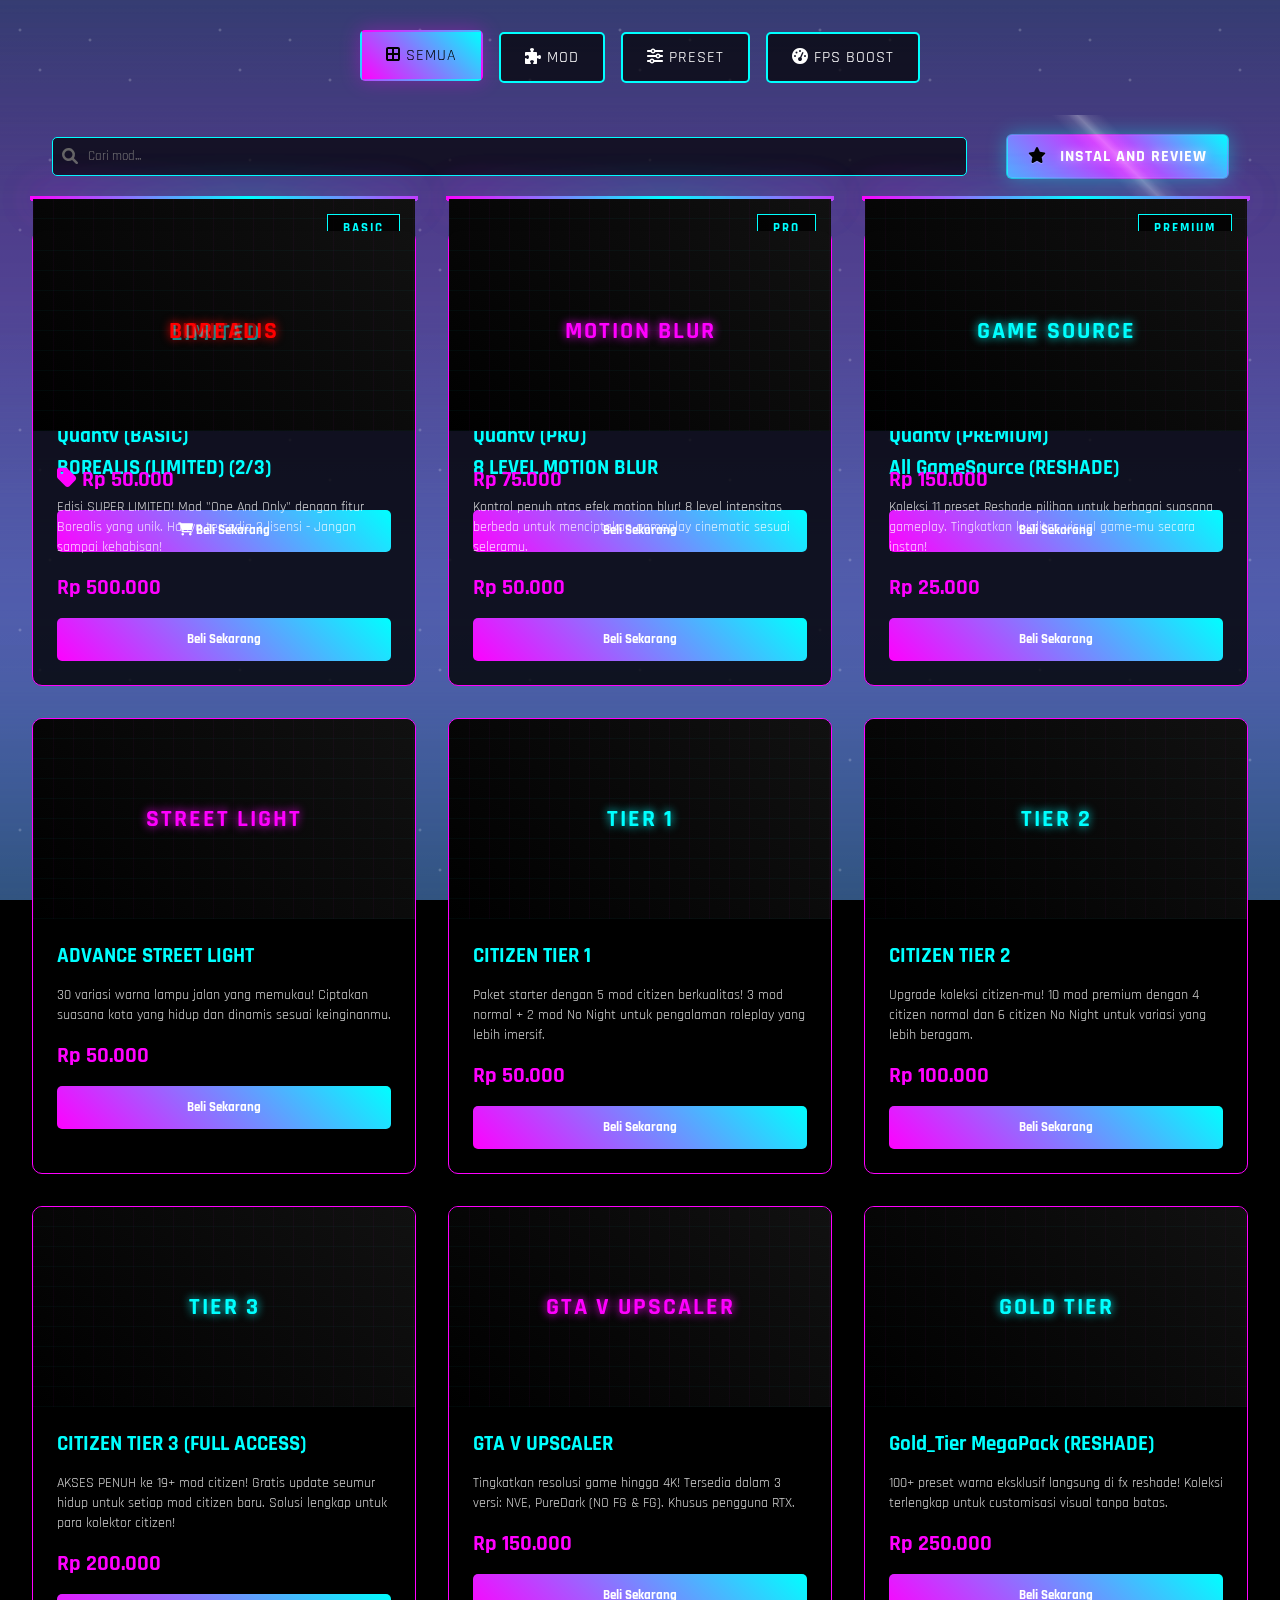
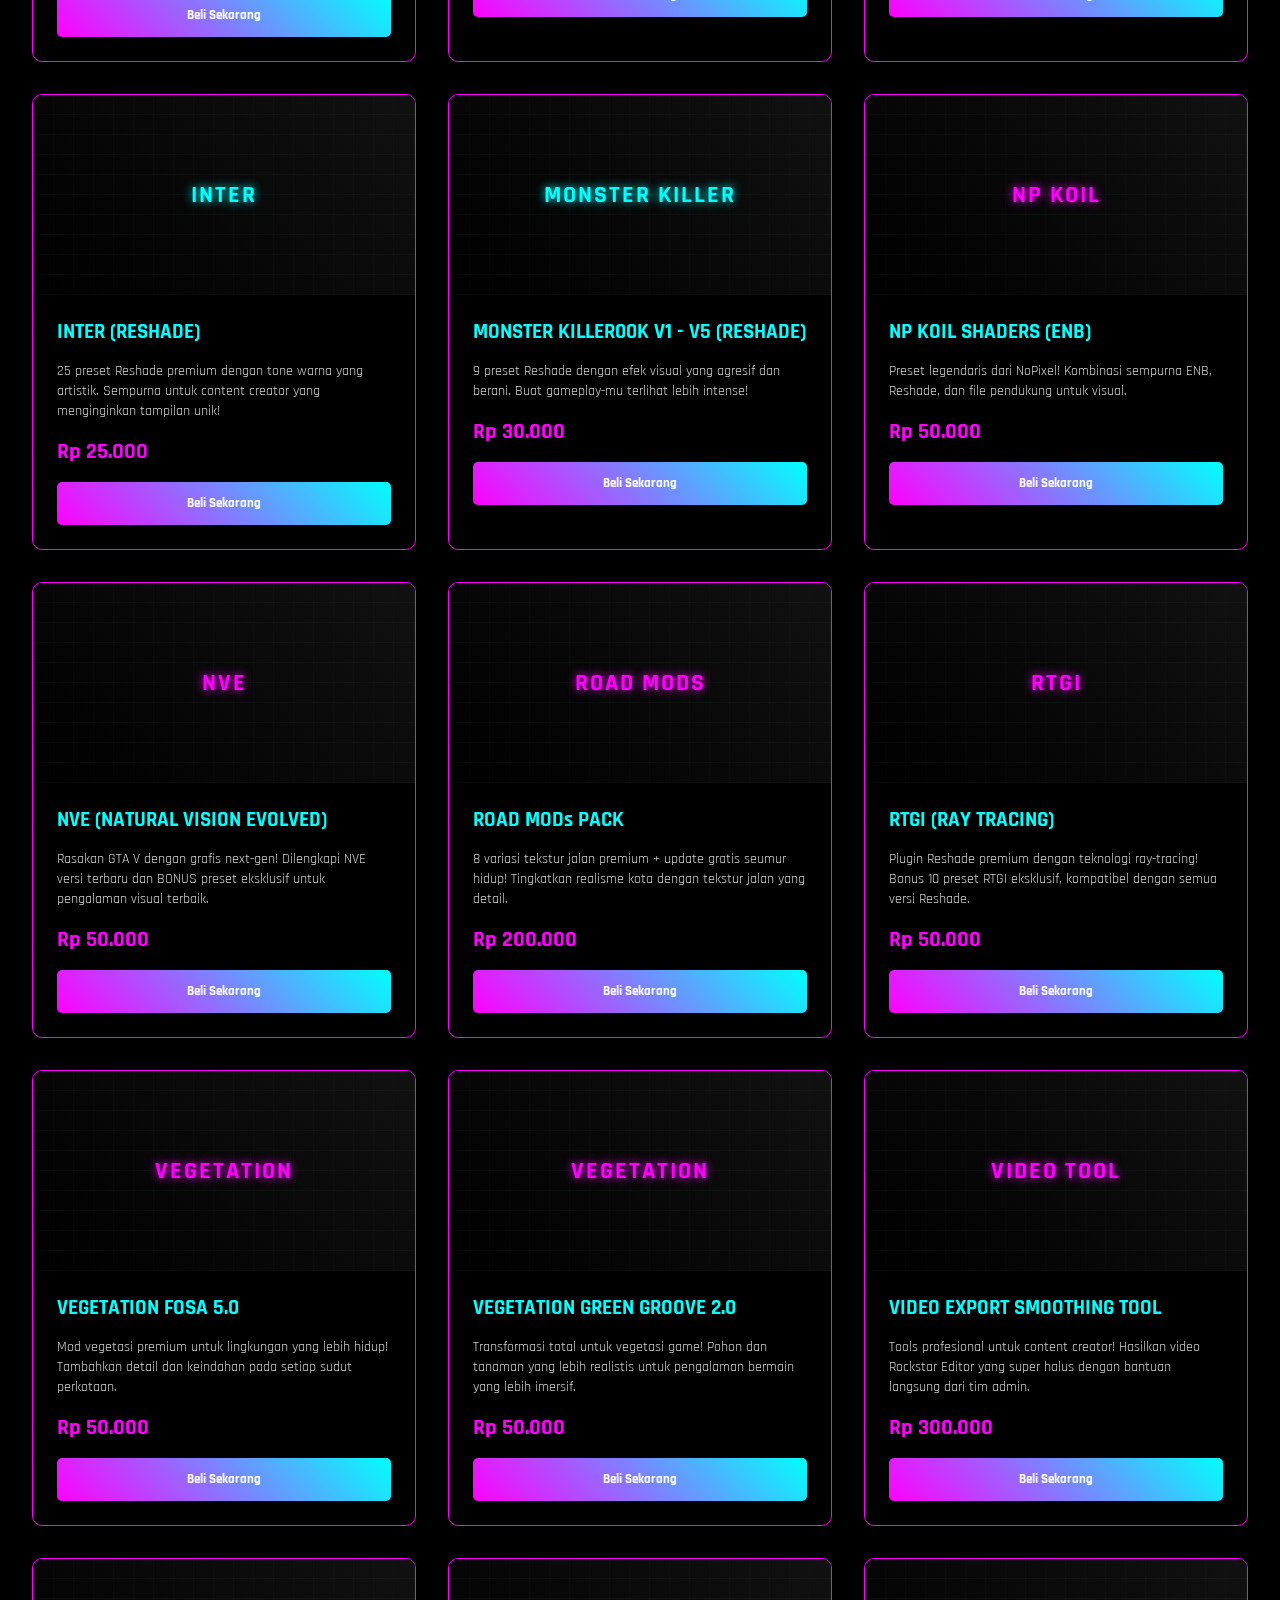
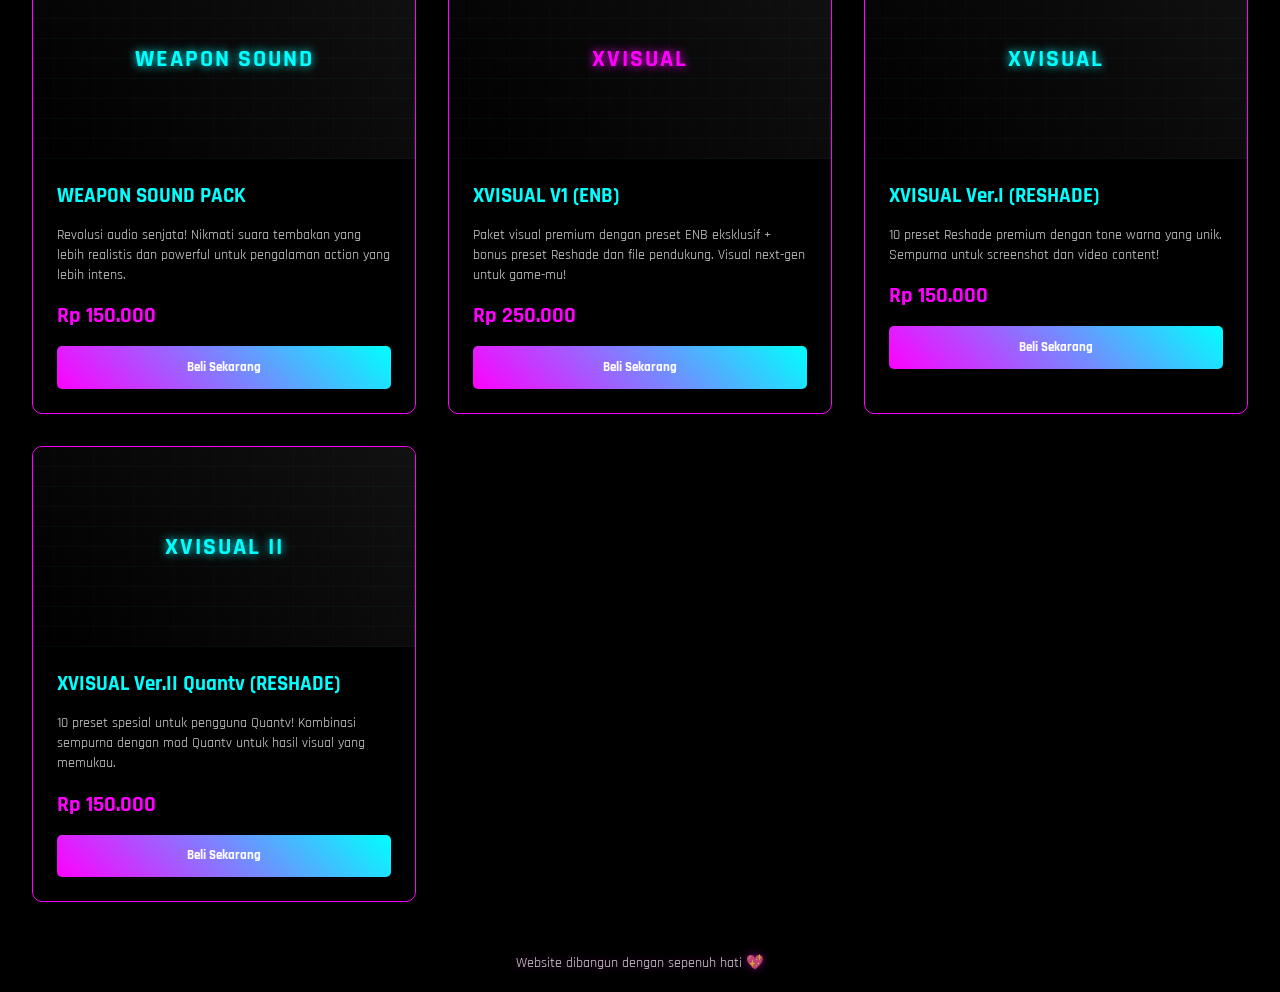
<file: index.html>
<!DOCTYPE html>
<html lang="id">
<head>
    <meta charset="UTF-8">
    <title id="typewriter-title">XVISUAL ROLEPLAY - BERANDA</title>
    <link rel="icon" type="image/png" href="icon/1.png">
    <link rel="shortcut icon" type="image/png" href="icon/1.png">
    <link rel="icon" type="image/png" sizes="32x32" href="icon/1.png">
    <link rel="icon" type="image/png" sizes="16x16" href="icon/1.png">
    <link rel="stylesheet" href="style.css">
    <link href="https://fonts.googleapis.com/css2?family=Rajdhani:wght@400;500;600;700&display=swap" rel="stylesheet">
    <link rel="stylesheet" href="https://cdnjs.cloudflare.com/ajax/libs/font-awesome/6.0.0/css/all.min.css">
    <script>
        document.addEventListener('DOMContentLoaded', function() {
            const title = "XVISUAL ROLEPLAY - BERANDA";
            let i = 0;
            const speed = 100; // Kecepatan mengetik (ms)
            
            function typeWriter() {
                if (i < title.length) {
                    document.title = title.substring(0, i + 1) + "_";
                    i++;
                    setTimeout(typeWriter, speed);
                } else {
                    document.title = title; // Hapus underscore di akhir
                    // Mulai ulang animasi setelah jeda
                    setTimeout(() => {
                        i = 0;
                        typeWriter();
                    }, 2000);
                }
            }
            
            typeWriter();
        });
    </script>
</head>
<body>
    <div class="aurora-container">
        <div class="aurora"></div>
        <div class="aurora"></div>
        <div class="aurora"></div>
    </div>
    <div class="stars"></div>
    <div class="container">
        <div class="category-tabs">
            <button class="tab-btn active" data-category="all"><i class="fas fa-border-all"></i> Semua</button>
            <button class="tab-btn" data-category="mod"><i class="fas fa-puzzle-piece"></i> Mod</button>
            <button class="tab-btn" data-category="preset"><i class="fas fa-sliders-h"></i> Preset</button>
            <button class="tab-btn" data-category="fps"><i class="fas fa-tachometer-alt"></i> FPS Boost</button>
        </div>

        <div class="search-container">
            <div class="search-box">
                <i class="fas fa-search search-icon"></i>
                <input type="text" id="searchInput" placeholder="Cari mod..." onkeyup="searchProducts()">
            </div>
            <a href="review.html" class="review-btn">
                <div class="tooltip">Cara Instal dan Review disini!</div>
                <i class="fas fa-star"></i>
                <span class="review-text">INSTAL AND REVIEW</span>
                <div class="corner corner-tl"></div>
                <div class="corner corner-tr"></div>
                <div class="corner corner-bl"></div>
                <div class="corner corner-br"></div>
            </a>
        </div>
        <div class="products-container" id="productsContainer">
            <div class="product-card" data-category="ENB" data-special="true">
                <div class="card-inner">
                    <!-- Front Side -->
                    <div class="card-front">
                        <div class="special-badge">BASIC</div>
                        <div class="product-image-placeholder">
                            <div class="cyber-pattern"></div>
                            <div class="product-type">QUANTV BASIC</div>
                        </div>
                        <div class="product-info">
                            <h3>Quantv (BASIC)</h3>
                            <p class="price"><i class="fas fa-tag"></i> Rp 50.000</p>
                            <button class="buy-btn"><i class="fas fa-shopping-cart"></i> Beli Sekarang</button>
                        </div>
                    </div>
                    
                    <!-- Back Side -->
                    <div class="card-back">
                        <h3>BASIC Package</h3>
                        <ul class="special-features">
                            <li><i class="fas fa-check-circle"></i> Mendapatkan Quantv versi terbaru</li>
                            <li><i class="fas fa-gift"></i> BONUS EKSKLUSIF: Sudah Include 1 Preset Quantv untuk pengalaman visual yang memukau</li>
                        </ul>
                        <button class="buy-btn">Beli Sekarang</button>
                    </div>
                </div>
            </div>

            <div class="product-card" data-category="ENB" data-special="true">
                <div class="card-inner">
                    <!-- Front Side -->
                    <div class="card-front">
                        <div class="special-badge">PRO</div>
                        <div class="product-image-placeholder">
                            <div class="cyber-pattern"></div>
                            <div class="product-type">QUANTV PRO</div>
                        </div>
                        <div class="product-info">
                            <h3>Quantv (PRO)</h3>
                            <p class="price">Rp 75.000</p>
                            <button class="buy-btn">Beli Sekarang</button>
                        </div>
                    </div>
                    
                    <!-- Back Side -->
                    <div class="card-back">
                        <h3>PRO Package</h3>
                        <ul class="special-features">
                            <li>UPDATE GRATIS : Versi dan fitur terbaru secara gratis selama 30 hari</li>
                            <li>Semua fitur dari paket BASIC</li>
                            <div class="included-basic">
                                <li>• Quantv versi terbaru</li>
                                <li>• BONUS: 1 Preset Quantv eksklusif</li>
                            </div>
                        </ul>
                        <button class="buy-btn">Beli Sekarang</button>
                    </div>
                </div>
            </div>

            <div class="product-card" data-category="ENB" data-special="true">
                <div class="card-inner">
                    <!-- Front Side -->
                    <div class="card-front">
                        <div class="special-badge">PREMIUM</div>
                        <div class="product-image-placeholder">
                            <div class="cyber-pattern"></div>
                            <div class="product-type">QUANTV PREMIUM</div>
                        </div>
                        <div class="product-info">
                            <h3>Quantv (PREMIUM)</h3>
                            <p class="price">Rp 150.000</p>
                            <button class="buy-btn">Beli Sekarang</button>
                        </div>
                    </div>
                    
                    <!-- Back Side -->
                    <div class="card-back">
                        <h3>PREMIUM Package</h3>
                        <ul class="special-features">
                            <li>BONUS SPESIAL: Presets Pack Xvisual Ver I (Isi 10 Preset warna eksklusif)</li>
                            <li>Semua fitur dari paket PRO</li>
                            <div class="included-pro">
                                <li>• Update GRATIS 30 hari</li>
                                <li>• Quantv versi terbaru</li>
                                <li>• Preset Quantv eksklusif</li>
                            </div>
                            <li class="savings">HEMAT 75K! Penawaran Terbaik!</li>
                        </ul>
                        <button class="buy-btn">Beli Sekarang</button>
                    </div>
                </div>
            </div>

            <div class="product-card" data-category="LIMITED">
                <div class="product-image-placeholder">
                    <div class="cyber-pattern"></div>
                    <div class="product-type">BOREALIS</div>
                </div>
                <div class="product-info">
                    <h3>BOREALIS (LIMITED) (2/3)</h3>
                    <p class="description">Edisi SUPER LIMITED! Mod "One And Only" dengan fitur Borealis yang unik. Hanya tersedia 3 lisensi - Jangan sampai kehabisan!</p>
                    <p class="price">Rp 500.000</p>
                    <button class="buy-btn">Beli Sekarang</button>
                </div>
            </div>

            <div class="product-card" data-category="ENB">
                <div class="product-image-placeholder">
                    <div class="cyber-pattern"></div>
                    <div class="product-type">MOTION BLUR</div>
                </div>
                <div class="product-info">
                    <h3>8 LEVEL MOTION BLUR</h3>
                    <p class="description">Kontrol penuh atas efek motion blur! 8 level intensitas berbeda untuk menciptakan gameplay cinematic sesuai seleramu.</p>
                    <p class="price">Rp 50.000</p>
                    <button class="buy-btn">Beli Sekarang</button>
                </div>
            </div>

            <div class="product-card" data-category="RESHADE">
                <div class="product-image-placeholder">
                    <div class="cyber-pattern"></div>
                    <div class="product-type">GAME SOURCE</div>
                </div>
                <div class="product-info">
                    <h3>All GameSource (RESHADE)</h3>
                    <p class="description">Koleksi 11 preset Reshade pilihan untuk berbagai suasana gameplay. Tingkatkan kualitas visual game-mu secara instan!</p>
                    <p class="price">Rp 25.000</p>
                    <button class="buy-btn">Beli Sekarang</button>
                </div>
            </div>

            <div class="product-card" data-category="ENB">
                <div class="product-image-placeholder">
                    <div class="cyber-pattern"></div>
                    <div class="product-type">STREET LIGHT</div>
                </div>
                <div class="product-info">
                    <h3>ADVANCE STREET LIGHT</h3>
                    <p class="description">30 variasi warna lampu jalan yang memukau! Ciptakan suasana kota yang hidup dan dinamis sesuai keinginanmu.</p>
                    <p class="price">Rp 50.000</p>
                    <button class="buy-btn">Beli Sekarang</button>
                </div>
            </div>

            <div class="product-card" data-category="CITIZEN">
                <div class="product-image-placeholder">
                    <div class="cyber-pattern"></div>
                    <div class="product-type">TIER 1</div>
                </div>
                <div class="product-info">
                    <h3>CITIZEN TIER 1</h3>
                    <p class="description">Paket starter dengan 5 mod citizen berkualitas! 3 mod normal + 2 mod No Night untuk pengalaman roleplay yang lebih imersif.</p>
                    <p class="price">Rp 50.000</p>
                    <button class="buy-btn">Beli Sekarang</button>
                </div>
            </div>

            <div class="product-card" data-category="CITIZEN">
                <div class="product-image-placeholder">
                    <div class="cyber-pattern"></div>
                    <div class="product-type">TIER 2</div>
                </div>
                <div class="product-info">
                    <h3>CITIZEN TIER 2</h3>
                    <p class="description">Upgrade koleksi citizen-mu! 10 mod premium dengan 4 citizen normal dan 6 citizen No Night untuk variasi yang lebih beragam.</p>
                    <p class="price">Rp 100.000</p>
                    <button class="buy-btn">Beli Sekarang</button>
                </div>
            </div>

            <div class="product-card" data-category="CITIZEN">
                <div class="product-image-placeholder">
                    <div class="cyber-pattern"></div>
                    <div class="product-type">TIER 3</div>
                </div>
                <div class="product-info">
                    <h3>CITIZEN TIER 3 (FULL ACCESS)</h3>
                    <p class="description">AKSES PENUH ke 19+ mod citizen! Gratis update seumur hidup untuk setiap mod citizen baru. Solusi lengkap untuk para kolektor citizen!</p>
                    <p class="price">Rp 200.000</p>
                    <button class="buy-btn">Beli Sekarang</button>
                </div>
            </div>

            <div class="product-card" data-category="ENB">
                <div class="product-image-placeholder">
                    <div class="cyber-pattern"></div>
                    <div class="product-type">GTA V UPSCALER</div>
                </div>
                <div class="product-info">
                    <h3>GTA V UPSCALER</h3>
                    <p class="description">Tingkatkan resolusi game hingga 4K! Tersedia dalam 3 versi: NVE, PureDark (NO FG & FG). Khusus pengguna RTX.</p>
                    <p class="price">Rp 150.000</p>
                    <button class="buy-btn">Beli Sekarang</button>
                </div>
            </div>

            <div class="product-card" data-category="RESHADE">
                <div class="product-image-placeholder">
                    <div class="cyber-pattern"></div>
                    <div class="product-type">GOLD TIER</div>
                </div>
                <div class="product-info">
                    <h3>Gold_Tier MegaPack (RESHADE)</h3>
                    <p class="description">100+ preset warna eksklusif langsung di fx reshade! Koleksi terlengkap untuk customisasi visual tanpa batas.</p>
                    <p class="price">Rp 250.000</p>
                    <button class="buy-btn">Beli Sekarang</button>
                </div>
            </div>

            <div class="product-card" data-category="RESHADE">
                <div class="product-image-placeholder">
                    <div class="cyber-pattern"></div>
                    <div class="product-type">INTER</div>
                </div>
                <div class="product-info">
                    <h3>INTER (RESHADE)</h3>
                    <p class="description">25 preset Reshade premium dengan tone warna yang artistik. Sempurna untuk content creator yang menginginkan tampilan unik!</p>
                    <p class="price">Rp 25.000</p>
                    <button class="buy-btn">Beli Sekarang</button>
                </div>
            </div>

            <div class="product-card" data-category="RESHADE">
                <div class="product-image-placeholder">
                    <div class="cyber-pattern"></div>
                    <div class="product-type">MONSTER KILLER</div>
                </div>
                <div class="product-info">
                    <h3>MONSTER KILLER00K V1 - V5 (RESHADE)</h3>
                    <p class="description">9 preset Reshade dengan efek visual yang agresif dan berani. Buat gameplay-mu terlihat lebih intense!</p>
                    <p class="price">Rp 30.000</p>
                    <button class="buy-btn">Beli Sekarang</button>
                </div>
            </div>

            <div class="product-card" data-category="ENB">
                <div class="product-image-placeholder">
                    <div class="cyber-pattern"></div>
                    <div class="product-type">NP KOIL</div>
                </div>
                <div class="product-info">
                    <h3>NP KOIL SHADERS (ENB)</h3>
                    <p class="description">Preset legendaris dari NoPixel! Kombinasi sempurna ENB, Reshade, dan file pendukung untuk visual.</p>
                    <p class="price">Rp 50.000</p>
                    <button class="buy-btn">Beli Sekarang</button>
                </div>
            </div>

            <div class="product-card" data-category="ENB">
                <div class="product-image-placeholder">
                    <div class="cyber-pattern"></div>
                    <div class="product-type">NVE</div>
                </div>
                <div class="product-info">
                    <h3>NVE (NATURAL VISION EVOLVED)</h3>
                    <p class="description">Rasakan GTA V dengan grafis next-gen! Dilengkapi NVE versi terbaru dan BONUS preset eksklusif untuk pengalaman visual terbaik.</p>
                    <p class="price">Rp 50.000</p>
                    <button class="buy-btn">Beli Sekarang</button>
                </div>
            </div>

            <div class="product-card" data-category="ENB">
                <div class="product-image-placeholder">
                    <div class="cyber-pattern"></div>
                    <div class="product-type">ROAD MODS</div>
                </div>
                <div class="product-info">
                    <h3>ROAD MODs PACK</h3>
                    <p class="description">8 variasi tekstur jalan premium + update gratis seumur hidup! Tingkatkan realisme kota dengan tekstur jalan yang detail.</p>
                    <p class="price">Rp 200.000</p>
                    <button class="buy-btn">Beli Sekarang</button>
                </div>
            </div>

            <div class="product-card" data-category="ENB">
                <div class="product-image-placeholder">
                    <div class="cyber-pattern"></div>
                    <div class="product-type">RTGI</div>
                </div>
                <div class="product-info">
                    <h3>RTGI (RAY TRACING)</h3>
                    <p class="description">Plugin Reshade premium dengan teknologi ray-tracing! Bonus 10 preset RTGI eksklusif, kompatibel dengan semua versi Reshade.</p>
                    <p class="price">Rp 50.000</p>
                    <button class="buy-btn">Beli Sekarang</button>
                </div>
            </div>

            <div class="product-card" data-category="ENB">
                <div class="product-image-placeholder">
                    <div class="cyber-pattern"></div>
                    <div class="product-type">VEGETATION</div>
                </div>
                <div class="product-info">
                    <h3>VEGETATION FOSA 5.0</h3>
                    <p class="description">Mod vegetasi premium untuk lingkungan yang lebih hidup! Tambahkan detail dan keindahan pada setiap sudut perkotaan.</p>
                    <p class="price">Rp 50.000</p>
                    <button class="buy-btn">Beli Sekarang</button>
                </div>
            </div>

            <div class="product-card" data-category="ENB">
                <div class="product-image-placeholder">
                    <div class="cyber-pattern"></div>
                    <div class="product-type">VEGETATION</div>
                </div>
                <div class="product-info">
                    <h3>VEGETATION GREEN GROOVE 2.0</h3>
                    <p class="description">Transformasi total untuk vegetasi game! Pohon dan tanaman yang lebih realistis untuk pengalaman bermain yang lebih imersif.</p>
                    <p class="price">Rp 50.000</p>
                    <button class="buy-btn">Beli Sekarang</button>
                </div>
            </div>

            <div class="product-card" data-category="ENB">
                <div class="product-image-placeholder">
                    <div class="cyber-pattern"></div>
                    <div class="product-type">VIDEO TOOL</div>
                </div>
                <div class="product-info">
                    <h3>VIDEO EXPORT SMOOTHING TOOL</h3>
                    <p class="description">Tools profesional untuk content creator! Hasilkan video Rockstar Editor yang super halus dengan bantuan langsung dari tim admin.</p>
                    <p class="price">Rp 300.000</p>
                    <button class="buy-btn">Beli Sekarang</button>
                </div>
            </div>

            <div class="product-card" data-category="SOUND">
                <div class="product-image-placeholder">
                    <div class="cyber-pattern"></div>
                    <div class="product-type">WEAPON SOUND</div>
                </div>
                <div class="product-info">
                    <h3>WEAPON SOUND PACK</h3>
                    <p class="description">Revolusi audio senjata! Nikmati suara tembakan yang lebih realistis dan powerful untuk pengalaman action yang lebih intens.</p>
                    <p class="price">Rp 150.000</p>
                    <button class="buy-btn">Beli Sekarang</button>
                </div>
            </div>

            <div class="product-card" data-category="ENB">
                <div class="product-image-placeholder">
                    <div class="cyber-pattern"></div>
                    <div class="product-type">XVISUAL</div>
                </div>
                <div class="product-info">
                    <h3>XVISUAL V1 (ENB)</h3>
                    <p class="description">Paket visual premium dengan preset ENB eksklusif + bonus preset Reshade dan file pendukung. Visual next-gen untuk game-mu!</p>
                    <p class="price">Rp 250.000</p>
                    <button class="buy-btn">Beli Sekarang</button>
                </div>
            </div>

            <div class="product-card" data-category="RESHADE">
                <div class="product-image-placeholder">
                    <div class="cyber-pattern"></div>
                    <div class="product-type">XVISUAL</div>
                </div>
                <div class="product-info">
                    <h3>XVISUAL Ver.I (RESHADE)</h3>
                    <p class="description">10 preset Reshade premium dengan tone warna yang unik. Sempurna untuk screenshot dan video content!</p>
                    <p class="price">Rp 150.000</p>
                    <button class="buy-btn">Beli Sekarang</button>
                </div>
            </div>

            <div class="product-card" data-category="RESHADE">
                <div class="product-image-placeholder">
                    <div class="cyber-pattern"></div>
                    <div class="product-type">XVISUAL II</div>
                </div>
                <div class="product-info">
                    <h3>XVISUAL Ver.II Quantv (RESHADE)</h3>
                    <p class="description">10 preset spesial untuk pengguna Quantv! Kombinasi sempurna dengan mod Quantv untuk hasil visual yang memukau.</p>
                    <p class="price">Rp 150.000</p>
                    <button class="buy-btn">Beli Sekarang</button>
                </div>
            </div>
        </div>
    </div>
    
    <div class="footer">
        Website dibangun dengan sepenuh hati <span class="heart">💖</span>
    </div>
    
    <script src="script.js"></script>
</body>
</html>
</file>
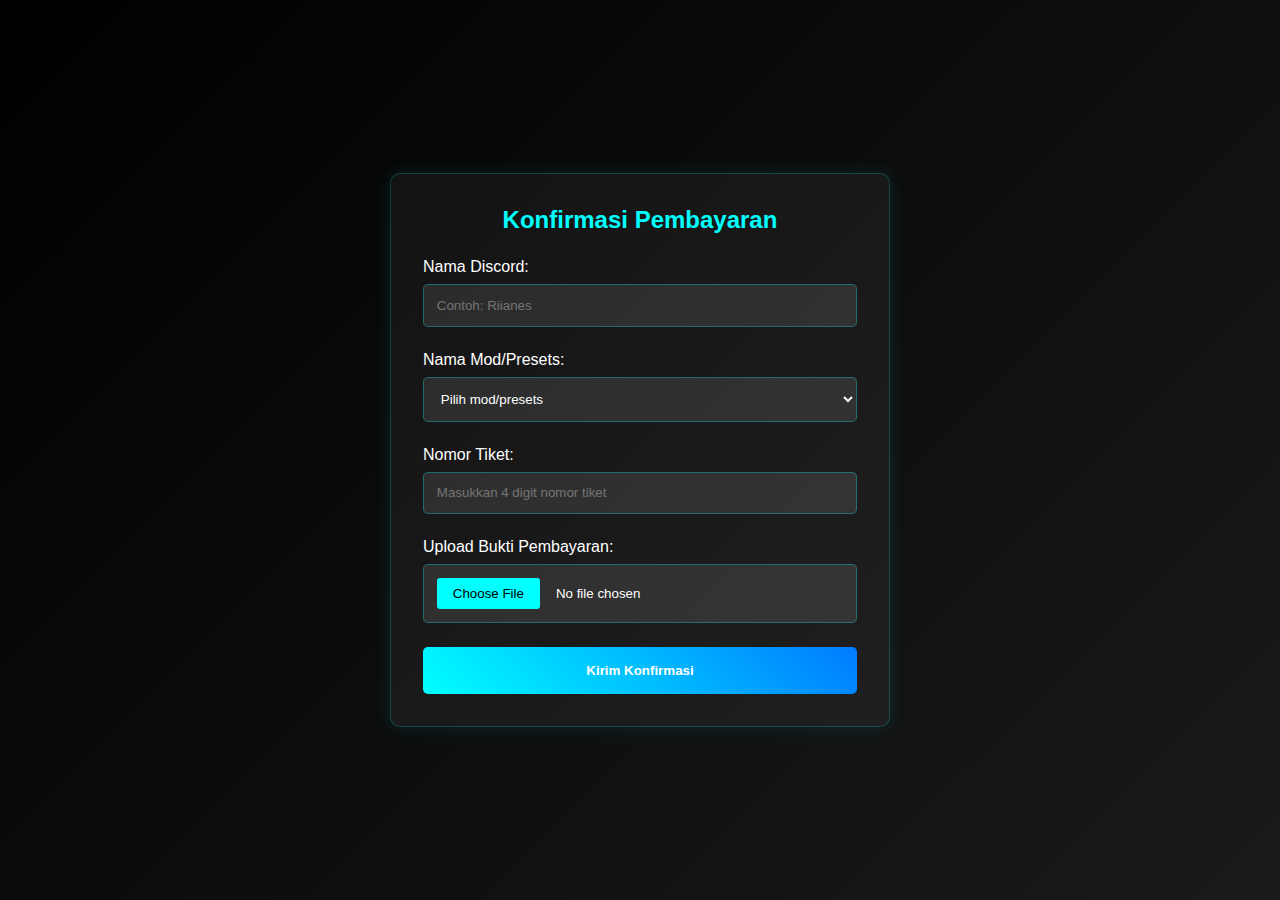
<file: payment_selesai.html>
<!DOCTYPE html>
<html lang="id">
<head>
    <meta charset="UTF-8">
    <meta name="viewport" content="width=device-width, initial-scale=1.0">
    <title id="typewriter-title">XVISUAL ROLEPLAY - KONFIRMASI PEMBAYARAN</title>
    <link rel="icon" type="image/png" href="icon/1.png">
    <link rel="shortcut icon" type="image/png" href="icon/1.png">
    <link rel="icon" type="image/png" sizes="32x32" href="icon/1.png">
    <link rel="icon" type="image/png" sizes="16x16" href="icon/1.png">

    <style>
        * {
            margin: 0;
            padding: 0;
            box-sizing: border-box;
            font-family: 'Segoe UI', sans-serif;
        }

        body {
            min-height: 100vh;
            background: linear-gradient(135deg, #000000, #1a1a1a);
            display: flex;
            justify-content: center;
            align-items: center;
            padding: 20px;
        }

        .form-container {
            background: rgba(255, 255, 255, 0.05);
            padding: 2rem;
            border-radius: 10px;
            box-shadow: 0 0 20px rgba(0, 255, 255, 0.1);
            width: 100%;
            max-width: 500px;
            border: 1px solid rgba(0, 255, 255, 0.2);
        }

        .form-title {
            color: #00ffff;
            text-align: center;
            margin-bottom: 1.5rem;
            font-size: 1.5rem;
        }

        .form-group {
            margin-bottom: 1.5rem;
        }

        label {
            color: #fff;
            display: block;
            margin-bottom: 0.5rem;
        }

        input[type="text"] {
            width: 100%;
            padding: 0.8rem;
            background: rgba(255, 255, 255, 0.1);
            border: 1px solid rgba(0, 255, 255, 0.3);
            border-radius: 5px;
            color: #fff;
            transition: all 0.3s ease;
        }

        /* Styling khusus untuk input file */
        input[type="file"] {
            width: 100%;
            padding: 0.8rem;
            background: rgba(255, 255, 255, 0.1);
            border: 1px solid rgba(0, 255, 255, 0.3);
            border-radius: 5px;
            color: #fff;
            cursor: pointer;
        }

        input[type="file"]::-webkit-file-upload-button {
            background: #00ffff;
            border: none;
            padding: 0.5rem 1rem;
            margin-right: 1rem;
            color: #000;
            border-radius: 3px;
            cursor: pointer;
        }

        input[type="text"]:focus,
        input[type="file"]:focus {
            outline: none;
            border-color: #00ffff;
            box-shadow: 0 0 10px rgba(0, 255, 255, 0.2);
        }

        button {
            width: 100%;
            padding: 1rem;
            background: linear-gradient(45deg, #00ffff, #007bff);
            border: none;
            border-radius: 5px;
            color: #fff;
            font-weight: bold;
            cursor: pointer;
            transition: all 0.3s ease;
        }

        button:hover {
            transform: translateY(-2px);
            box-shadow: 0 5px 15px rgba(0, 255, 255, 0.3);
        }

        @media (max-width: 480px) {
            .form-container {
                padding: 1rem;
            }
        }

        .form-select {
            width: 100%;
            padding: 0.8rem;
            background: rgba(255, 255, 255, 0.1);
            border: 1px solid rgba(0, 255, 255, 0.3);
            border-radius: 5px;
            color: #fff;
            transition: all 0.3s ease;
            cursor: pointer;
        }

        .form-select:focus {
            outline: none;
            border-color: #00ffff;
            box-shadow: 0 0 10px rgba(0, 255, 255, 0.2);
        }

        .form-select option {
            background: #1a1a1a;
            color: #fff;
        }

        .form-select option:disabled {
            color: #666;
        }
    </style>
</head>
<body>
    <div class="form-container">
        <h2 class="form-title">Konfirmasi Pembayaran</h2>
        <form id="paymentForm">
            <div class="form-group">
                <label for="discordName">Nama Discord:</label>
                <input type="text" 
                       id="discordName" 
                       name="discordName" 
                       required
                       placeholder="Contoh: Riianes">
            </div>
            <div class="form-group">
                <label for="modName">Nama Mod/Presets:</label>
                <select id="modName" 
                        name="modName" 
                        required
                        class="form-select">
                    <option value="" disabled selected>Pilih mod/presets</option>
                    
                    <!-- Quantv Series -->
                    <option value="Quantv">Quantv</option>
                    <option value="Quantv Pro">Quantv Pro</option>
                    <option value="Quantv Premium">Quantv Premium</option>
                    
                    <option disabled>⎯⎯⎯⎯⎯⎯⎯⎯⎯⎯⎯⎯⎯⎯⎯⎯⎯⎯⎯⎯⎯⎯⎯⎯⎯⎯⎯⎯⎯⎯⎯⎯⎯⎯⎯⎯⎯⎯⎯⎯</option>
                    
                    <!-- Other Mods -->
                    <option value="BOREALIS (LIMITED) (2/3)">BOREALIS (LIMITED) (2/3)</option>
                    <option value="8 LEVEL MOTION BLUR">8 LEVEL MOTION BLUR</option>
                    <option value="All GameSource (RESHADE)">All GameSource (RESHADE)</option>
                    <option value="ADVANCE STREET LIGHT">ADVANCE STREET LIGHT</option>
                    <option value="CITIZEN TIER 1">CITIZEN TIER 1</option>
                    <option value="CITIZEN TIER 2">CITIZEN TIER 2</option>
                    <option value="CITIZEN TIER 3 (FULL ACCESS)">CITIZEN TIER 3 (FULL ACCESS)</option>
                    <option value="GTA V UPSCALER">GTA V UPSCALER</option>
                    <option value="Gold_Tier MegaPack (RESHADE)">Gold_Tier MegaPack (RESHADE)</option>
                    <option value="INTER (RESHADE)">INTER (RESHADE)</option>
                    <option value="MONSTER KILLER00K V1 - V5 (RESHADE)">MONSTER KILLER00K V1 - V5 (RESHADE)</option>
                    <option value="NP KOIL SHADERS (ENB)">NP KOIL SHADERS (ENB)</option>
                    <option value="NVE (NATURAL VISION EVOLVED)">NVE (NATURAL VISION EVOLVED)</option>
                    <option value="ROAD MODs PACK">ROAD MODs PACK</option>
                    <option value="RTGI (RAY TRACING)">RTGI (RAY TRACING)</option>
                    <option value="VEGETATION FOSA 5.0">VEGETATION FOSA 5.0</option>
                    <option value="VEGETATION GREEN GROOVE 2.0">VEGETATION GREEN GROOVE 2.0</option>
                    <option value="VIDEO EXPORT SMOOTHING TOOL">VIDEO EXPORT SMOOTHING TOOL</option>
                    <option value="WEAPON SOUND PACK">WEAPON SOUND PACK</option>
                    <option value="XVISUAL V1 (ENB)">XVISUAL V1 (ENB)</option>
                    <option value="XVISUAL Ver.I (RESHADE)">XVISUAL Ver.I (RESHADE)</option>
                    <option value="XVISUAL Ver.II Quantv (RESHADE)">XVISUAL Ver.II Quantv (RESHADE)</option>
                </select>
            </div>
            <div class="form-group">
                <label for="ticketNumber">Nomor Tiket:</label>
                <input type="text" 
                       id="ticketNumber" 
                       name="ticketNumber" 
                       required
                       maxlength="4"
                       pattern="[0-9]{4}"
                       oninput="this.value = this.value.replace(/[^0-9]/g, '').slice(0, 4)"
                       placeholder="Masukkan 4 digit nomor tiket">
            </div>
            <div class="form-group">
                <label for="paymentProof">Upload Bukti Pembayaran:</label>
                <input type="file" 
                       id="paymentProof" 
                       name="paymentProof" 
                       accept="image/*" 
                       required>
            </div>
            <button type="submit">Kirim Konfirmasi</button>
        </form>
    </div>

    <script>
        document.getElementById('paymentForm').addEventListener('submit', async (e) => {
            e.preventDefault();
            
            const discordName = document.getElementById('discordName').value;
            const modName = document.getElementById('modName').value;
            const ticketNumber = document.getElementById('ticketNumber').value;
            const paymentProof = document.getElementById('paymentProof').files[0];
            
            // Validasi semua field
            if (!discordName.trim()) {
                alert('Mohon isi nama Discord!');
                return;
            }

            if (!modName.trim()) {
                alert('Mohon isi nama mod/presets!');
                return;
            }

            if (!ticketNumber) {
                alert('Mohon isi nomor tiket!');
                return;
            }

            if (!/^\d{4}$/.test(ticketNumber)) {
                alert('Nomor tiket harus 4 digit angka!');
                return;
            }

            if (!paymentProof) {
                alert('Mohon upload bukti pembayaran!');
                return;
            }

            // Validasi tipe file (hanya gambar)
            const validImageTypes = ['image/jpeg', 'image/png', 'image/gif'];
            if (!validImageTypes.includes(paymentProof.type)) {
                alert('File harus berupa gambar (JPG, PNG, atau GIF)!');
                return;
            }
            
            const formData = new FormData();
            
            // Membuat embed message
            const embed = {
                embeds: [{
                    title: "📝 KONFIRMASI PEMBAYARAN",
                    color: 0x00ffff,
                    fields: [
                        {
                            name: "```━━━━━━━━━━━━━━━━━━━━━━```",
                            value: "\u200B",
                            inline: false
                        },
                        {
                            name: "👤 Discord",
                            value: "```" + discordName + "```",
                            inline: false
                        },
                        {
                            name: "🎫 Produk",
                            value: "```" + modName + "```",
                            inline: false
                        },
                        {
                            name: "🎫 Nomor Tiket",
                            value: "```" + ticketNumber + "```",
                            inline: false
                        },
                        {
                            name: "```━━━━━━━━━━━━━━━━━━━━━━```",
                            value: "\u200B",
                            inline: false
                        }
                    ],
                    footer: {
                        text: `Waktu: ${new Date().toLocaleString('id-ID')}`
                    }
                }]
            };

            formData.append("payload_json", JSON.stringify(embed));
            formData.append("files[]", paymentProof);

            try {
                // Tampilkan pesan loading
                const button = e.target.querySelector('button');
                const originalText = button.textContent;
                button.textContent = 'Mengirim...';
                button.disabled = true;

                const response = await fetch('https://discord.com/api/webhooks/1310946227722125403/ABmpavtgM84bAYgMkWwk1zwkHaBQqMYQH2DKLvbrEOTYU8iv24dYsbJbF-8Kg4QCXiQv', {
                    method: 'POST',
                    body: formData
                });

                if (response.ok) {
                    alert('Konfirmasi pembayaran berhasil dikirim!');
                    document.getElementById('paymentForm').reset();
                } else {
                    alert('Terjadi kesalahan saat mengirim konfirmasi.');
                }
            } catch (error) {
                alert('Terjadi kesalahan: ' + error.message);
            } finally {
                button.textContent = originalText;
                button.disabled = false;
            }
        });
    </script>
</body>
</html>
</file>
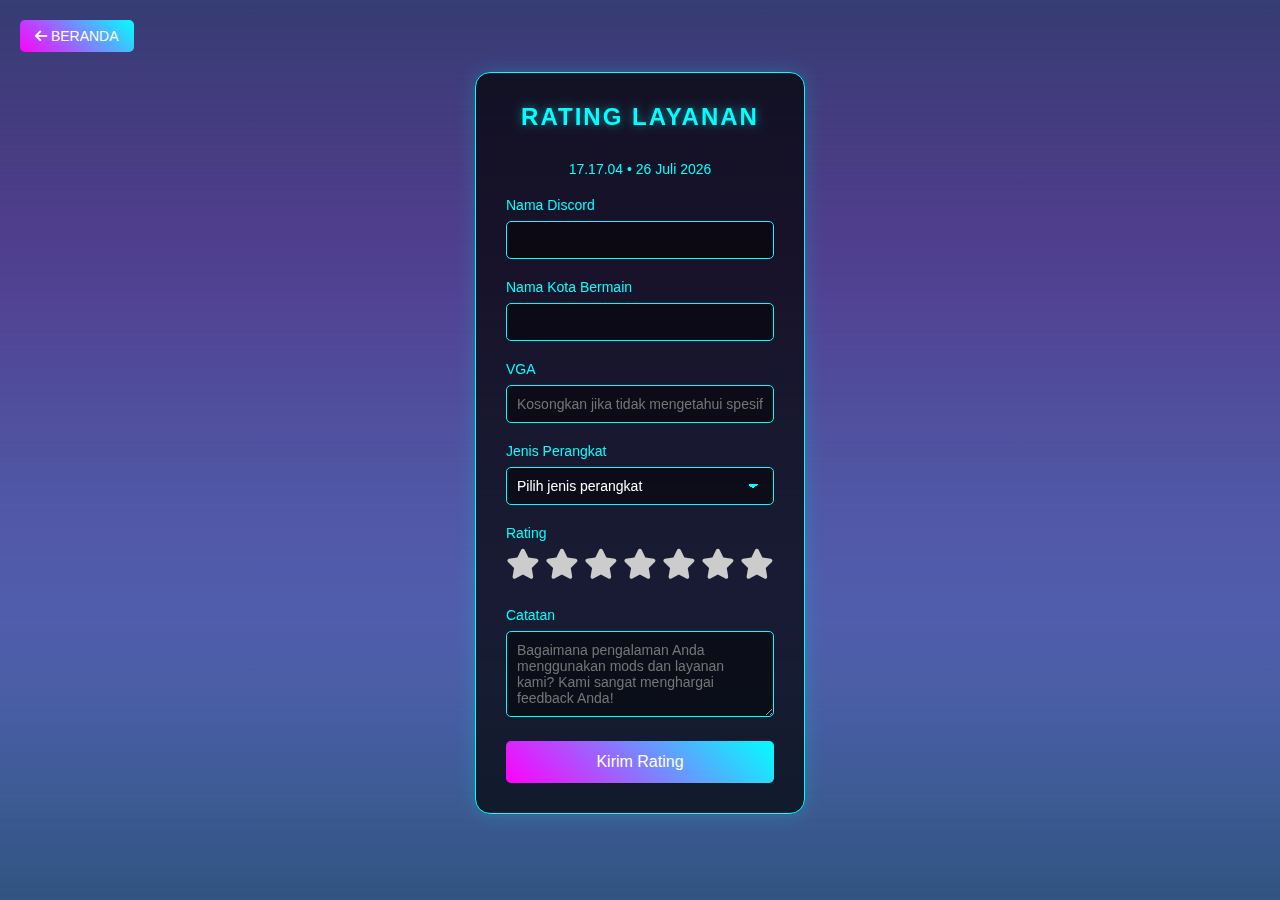
<file: rate.html>
<!DOCTYPE html>
<html lang="id">
<head>
    <meta charset="UTF-8">
    <title>XVISUAL - Rating Layanan</title>
    <link rel="icon" type="image/png" href="icon/1.png">
    <link rel="stylesheet" href="style.css">
    <link rel="stylesheet" href="https://cdnjs.cloudflare.com/ajax/libs/font-awesome/6.0.0/css/all.min.css">
    <style>
        .rating-form {
            max-width: 600px;
            margin: 40px auto;
            padding: 30px;
            background: rgba(0, 0, 0, 0.7);
            border: 1px solid #00ffff;
            border-radius: 15px;
            box-shadow: 0 0 20px rgba(0, 255, 255, 0.2);
        }

        .form-group {
            margin-bottom: 20px;
        }

        .form-group label {
            display: block;
            margin-bottom: 8px;
            color: #00ffff;
            font-size: 14px;
        }

        .form-group input, .form-group textarea {
            width: 100%;
            padding: 10px;
            background: rgba(0, 0, 0, 0.5);
            border: 1px solid #00ffff;
            border-radius: 5px;
            color: #fff;
            font-size: 14px;
        }

        .form-group input:focus, .form-group textarea:focus {
            outline: none;
            border-color: #ff00ff;
            box-shadow: 0 0 10px rgba(255, 0, 255, 0.3);
        }

        .star-rating {
            display: flex;
            flex-direction: row-reverse;
            justify-content: flex-end;
            gap: 5px;
        }

        .star-rating input {
            display: none;
        }

        .star-rating label {
            cursor: pointer;
            font-size: 30px;
            color: #ccc;
            transition: color 0.2s;
        }

        .star-rating label:hover,
        .star-rating label:hover ~ label,
        .star-rating input:checked ~ label {
            color: #ffeb3b;
            text-shadow: 0 0 10px rgba(255, 235, 59, 0.5);
        }

        .submit-btn {
            width: 100%;
            padding: 12px;
            background: linear-gradient(45deg, #ff00ff, #00ffff);
            border: none;
            border-radius: 5px;
            color: #fff;
            font-size: 16px;
            cursor: pointer;
            transition: all 0.3s ease;
        }

        .submit-btn:hover {
            transform: translateY(-2px);
            box-shadow: 0 5px 15px rgba(0, 255, 255, 0.3);
        }

        .datetime {
            color: #00ffff;
            font-size: 14px;
            margin-bottom: 20px;
            text-align: center;
        }

        .form-title {
            text-align: center;
            color: #00ffff;
            margin-bottom: 30px;
            font-size: 24px;
            text-transform: uppercase;
            letter-spacing: 2px;
            text-shadow: 0 0 10px rgba(0, 255, 255, 0.5);
        }

        .success-message {
            display: none;
            text-align: center;
            color: #00ff00;
            margin-top: 20px;
            padding: 10px;
            border-radius: 5px;
            background: rgba(0, 255, 0, 0.1);
        }

        .form-group select {
            width: 100%;
            padding: 10px;
            background: rgba(0, 0, 0, 0.5);
            border: 1px solid #00ffff;
            border-radius: 5px;
            color: #fff;
            font-size: 14px;
            cursor: pointer;
            appearance: none;
            -webkit-appearance: none;
            -moz-appearance: none;
            background-image: linear-gradient(45deg, transparent 50%, #00ffff 50%),
                            linear-gradient(135deg, #00ffff 50%, transparent 50%);
            background-position: calc(100% - 20px) calc(1em + 2px),
                               calc(100% - 15px) calc(1em + 2px);
            background-size: 5px 5px,
                           5px 5px;
            background-repeat: no-repeat;
            transition: all 0.3s ease;
        }

        .form-group select:focus {
            outline: none;
            border-color: #ff00ff;
            box-shadow: 0 0 10px rgba(255, 0, 255, 0.3);
        }

        .form-group select option {
            background-color: rgba(0, 0, 0, 0.9);
            color: #fff;
            padding: 10px;
        }

        .form-group select:hover {
            border-color: #ff00ff;
        }
    </style>
</head>
<body>
    <div class="aurora-container">
        <div class="aurora"></div>
        <div class="aurora"></div>
        <div class="aurora"></div>
    </div>
    
    <div class="container">
        <a href="index.html" class="back-btn" style="
            position: fixed;
            left: 20px;
            top: 20px;
            padding: 8px 15px;
            background: linear-gradient(45deg, #ff00ff, #00ffff);
            color: #fff;
            text-decoration: none;
            border-radius: 5px;
            transition: all 0.3s ease;
            min-width: 80px;
            text-align: center;
            font-size: 14px;
            z-index: 100;">
            <i class="fas fa-arrow-left"></i> BERANDA
        </a>

        <div class="rating-form">
            <h2 class="form-title">Rating Layanan</h2>
            <form id="ratingForm" onsubmit="submitRating(event)">
                <div class="datetime" id="currentDateTime"></div>
                
                <div class="form-group">
                    <label>Nama Discord</label>
                    <input type="text" id="discordName" required>
                </div>

                <div class="form-group">
                    <label>Nama Kota Bermain</label>
                    <input type="text" id="cityName">
                </div>

                <div class="form-group">
                    <label>VGA</label>
                    <input type="text" id="vga" placeholder="Kosongkan jika tidak mengetahui spesifikasi VGA">
                </div>

                <div class="form-group">
                    <label>Jenis Perangkat</label>
                    <select id="deviceType">
                        <option value="">Pilih jenis perangkat</option>
                        <option value="PC">PC</option>
                        <option value="Laptop">Laptop</option>
                    </select>
                </div>

                <div class="form-group">
                    <label>Rating</label>
                    <div class="star-rating">
                        <input type="radio" id="star7" name="rating" value="7">
                        <label for="star7" class="fas fa-star"></label>
                        <input type="radio" id="star6" name="rating" value="6">
                        <label for="star6" class="fas fa-star"></label>
                        <input type="radio" id="star5" name="rating" value="5">
                        <label for="star5" class="fas fa-star"></label>
                        <input type="radio" id="star4" name="rating" value="4">
                        <label for="star4" class="fas fa-star"></label>
                        <input type="radio" id="star3" name="rating" value="3">
                        <label for="star3" class="fas fa-star"></label>
                        <input type="radio" id="star2" name="rating" value="2">
                        <label for="star2" class="fas fa-star"></label>
                        <input type="radio" id="star1" name="rating" value="1">
                        <label for="star1" class="fas fa-star"></label>
                    </div>
                </div>

                <div class="form-group">
                    <label>Catatan</label>
                    <textarea id="notes" rows="4" placeholder="Bagaimana pengalaman Anda menggunakan mods dan layanan kami? Kami sangat menghargai feedback Anda!"></textarea>
                </div>

                <button type="submit" class="submit-btn">Kirim Rating</button>
                <div id="successMessage" class="success-message">
                    Rating berhasil dikirim! Terima kasih atas feedback Anda.
                </div>
            </form>
        </div>
    </div>

    <script>
        // Update current date time
        function updateDateTime() {
            const now = new Date();
            const timeOptions = {
                timeZone: 'Asia/Jakarta',
                hour: '2-digit',
                minute: '2-digit',
                second: '2-digit',
                hour12: false
            };
            
            const dateOptions = {
                timeZone: 'Asia/Jakarta',
                day: 'numeric',
                month: 'long',
                year: 'numeric'
            };
            
            const time = now.toLocaleString('id-ID', timeOptions);
            const date = now.toLocaleString('id-ID', dateOptions);
            
            document.getElementById('currentDateTime').textContent = 
                `${time} • ${date}`;
        }

        updateDateTime();
        setInterval(updateDateTime, 1000);

        async function submitRating(event) {
            event.preventDefault();

            const rating = document.querySelector('input[name="rating"]:checked')?.value;
            if (!rating) {
                alert('Mohon berikan rating bintang');
                return;
            }

            const currentDateTime = document.getElementById('currentDateTime').textContent;
            const discordName = document.getElementById('discordName').value;
            const cityName = document.getElementById('cityName').value;
            const vga = document.getElementById('vga').value;
            const deviceType = document.getElementById('deviceType').value;
            const notes = document.getElementById('notes').value;

            const stars = Array(parseInt(rating)).fill('⭐').join(' ');

            // Membuat array fields yang akan dikirim
            const fields = [
                {
                    name: '',
                    value: `\`${currentDateTime}\``,
                    inline: false
                },
                {
                    name: '👤 Nama Discord',
                    value: `\`${discordName}\``,
                    inline: false
                }
            ];

            // Hanya menambahkan field jika ada nilainya
            if (cityName) {
                fields.push({
                    name: '🌆 Kota Bermain',
                    value: `\`${cityName}\``,
                    inline: false
                });
            }

            if (vga) {
                fields.push({
                    name: '🎮 VGA',
                    value: `\`${vga}\``,
                    inline: false
                });
            }

            if (deviceType) {
                fields.push({
                    name: '💻 Jenis Perangkat',
                    value: `\`${deviceType}\``,
                    inline: false
                });
            }

            // Rating selalu ditambahkan karena wajib
            fields.push({
                name: '🌟 Rating',
                value: stars,
                inline: false
            });

            if (notes) {
                fields.push({
                    name: '📝 Catatan',
                    value: `\`\`\`${notes}\`\`\``,
                    inline: false
                });
            }

            const embed = {
                title: '📋 Rating Layanan',
                color: 0x00ffff,
                fields: fields,
                timestamp: new Date().toISOString()
            };

            const webhookUrl = 'https://discord.com/api/webhooks/1310982443481960550/jjFCfi4dDq-I0G6zsR3vCVo17EA0wSG8pkgh_Gznr_C0WI4uRvkeoj6DersGUdaec0KQ';

            try {
                const response = await fetch(webhookUrl, {
                    method: 'POST',
                    headers: {
                        'Content-Type': 'application/json',
                    },
                    body: JSON.stringify({ embeds: [embed] })
                });

                if (response.ok) {
                    document.getElementById('successMessage').style.display = 'block';
                    document.getElementById('ratingForm').reset();
                    setTimeout(() => {
                        document.getElementById('successMessage').style.display = 'none';
                    }, 5000);
                } else {
                    throw new Error('Failed to send rating');
                }
            } catch (error) {
                console.error('Error:', error);
                alert('Terjadi kesalahan saat mengirim rating. Silakan coba lagi.');
            }
        }
    </script>
</body>
</html>
</file>
<file: style.css>
* {
    margin: 0;
    padding: 0;
    box-sizing: border-box;
    font-family: 'Rajdhani', 'Segoe UI', sans-serif;
}

body {
    background-color: #000;
    position: relative;
    min-height: 100vh;
    overflow-x: hidden;
}

.aurora-container {
    position: fixed;
    width: 100%;
    height: 100%;
    top: 0;
    left: 0;
    overflow: hidden;
    z-index: -1;
    background: linear-gradient(to bottom, #000000 0%, #090909 100%);
}

.aurora {
    position: absolute;
    left: -50%;
    top: -50%;
    width: 200%;
    height: 200%;
    animation: aurora 20s infinite;
    opacity: 0.8;
}

.aurora:before {
    content: '';
    position: absolute;
    width: 100%;
    height: 100%;
    transform-origin: center bottom;
    background: linear-gradient(
        0deg,
        transparent 0%,
        rgba(0, 255, 255, 0.2) 20%,
        rgba(0, 255, 255, 0.4) 40%,
        rgba(255, 0, 255, 0.3) 60%,
        rgba(0, 255, 255, 0.2) 80%,
        transparent 100%
    );
    filter: blur(60px);
    animation: auroraWave 6s ease-in-out infinite alternate;
}

.aurora:nth-child(2) {
    animation-delay: -5s;
}

.aurora:nth-child(2):before {
    animation-delay: -2s;
    background: linear-gradient(
        0deg,
        transparent 0%,
        rgba(255, 0, 255, 0.2) 20%,
        rgba(0, 255, 255, 0.4) 40%,
        rgba(255, 0, 255, 0.3) 60%,
        rgba(0, 255, 255, 0.2) 80%,
        transparent 100%
    );
}

.aurora:nth-child(3) {
    animation-delay: -10s;
}

.aurora:nth-child(3):before {
    animation-delay: -4s;
    background: linear-gradient(
        0deg,
        transparent 0%,
        rgba(0, 255, 255, 0.2) 20%,
        rgba(255, 0, 255, 0.4) 40%,
        rgba(0, 255, 255, 0.3) 60%,
        rgba(255, 0, 255, 0.2) 80%,
        transparent 100%
    );
}

.stars {
    position: fixed;
    top: 0;
    left: 0;
    width: 100%;
    height: 100%;
    pointer-events: none;
    background-image: 
        radial-gradient(2px 2px at 20px 30px, #fff, rgba(0,0,0,0)),
        radial-gradient(2px 2px at 40px 70px, #fff, rgba(0,0,0,0)),
        radial-gradient(2px 2px at 50px 160px, #fff, rgba(0,0,0,0)),
        radial-gradient(2px 2px at 90px 40px, #fff, rgba(0,0,0,0)),
        radial-gradient(2px 2px at 130px 80px, #fff, rgba(0,0,0,0));
    background-repeat: repeat;
    background-size: 200px 200px;
    animation: twinkle 4s infinite;
    opacity: 0.3;
}

@keyframes aurora {
    0% {
        transform: rotate(0deg);
    }
    100% {
        transform: rotate(360deg);
    }
}

@keyframes auroraWave {
    0% {
        transform: scaleX(1) translateY(0);
    }
    50% {
        transform: scaleX(0.8) translateY(-20%);
    }
    100% {
        transform: scaleX(1) translateY(0);
    }
}

@keyframes twinkle {
    0% { opacity: 0.3; }
    50% { opacity: 0.4; }
    100% { opacity: 0.3; }
}

.container {
    position: relative;
    z-index: 1;
    max-width: 1400px;
    margin: 0 auto;
    padding: 2rem;
    min-height: calc(100vh - 80px);
    display: flex;
    flex-direction: column;
}

.search-container {
    display: flex;
    justify-content: space-between;
    align-items: center;
    margin: 20px 0;
    padding: 0 20px;
}

.search-box {
    position: relative;
    flex: 1;
    margin-right: 20px;
}

.search-icon {
    position: absolute;
    left: 10px;
    top: 50%;
    transform: translateY(-50%);
    color: #666;
}

#searchInput {
    width: 100%;
    padding: 10px 10px 10px 35px;
    border: 1px solid #00ffff;
    border-radius: 5px;
    background: rgba(0, 0, 0, 0.7);
    color: #fff;
}

.review-btn {
    position: relative;
    background: linear-gradient(45deg, #00ffff, #ff00ff);
    padding: 12px 25px;
    border-radius: 5px;
    color: #fff;
    text-decoration: none;
    font-weight: bold;
    box-shadow: 0 0 20px rgba(0, 255, 255, 0.4);
    transition: all 0.3s ease;
    border: 1px solid rgba(255, 255, 255, 0.2);
    text-transform: uppercase;
    letter-spacing: 1px;
    animation: buttonGlow 2s infinite alternate;
    backdrop-filter: blur(5px);
}

.review-btn i {
    color: #fff;
    margin-right: 8px;
    animation: starPulse 1.5s infinite alternate;
}

.review-text {
    color: #fff;
    text-shadow: 0 0 10px rgba(255, 255, 255, 0.5);
}

/* Hover effect */
.review-btn:hover {
    transform: translateY(-3px) scale(1.05);
    box-shadow: 0 0 30px rgba(255, 0, 255, 0.6);
    background: linear-gradient(45deg, #ff00ff, #00ffff);
}

/* Animasi baru */
@keyframes buttonGlow {
    0% {
        box-shadow: 0 0 20px rgba(0, 255, 255, 0.4);
        border-color: rgba(0, 255, 255, 0.4);
    }
    100% {
        box-shadow: 0 0 30px rgba(255, 0, 255, 0.6);
        border-color: rgba(255, 0, 255, 0.6);
    }
}

@keyframes starPulse {
    0% {
        transform: scale(1);
        opacity: 0.8;
    }
    100% {
        transform: scale(1.2);
        opacity: 1;
    }
}

/* Border effect */
.review-btn::before {
    content: '';
    position: absolute;
    top: -2px;
    left: -2px;
    right: -2px;
    bottom: -2px;
    background: linear-gradient(45deg, #00ffff, #ff00ff, #00ffff);
    z-index: -1;
    border-radius: 6px;
    animation: borderRotate 3s linear infinite;
    opacity: 0.7;
}

@keyframes borderRotate {
    0% {
        filter: hue-rotate(0deg);
    }
    100% {
        filter: hue-rotate(360deg);
    }
}

/* Tooltip update */
.tooltip {
    background: rgba(0, 0, 0, 0.9);
    border: 1px solid #00ffff;
    color: #fff;
    padding: 10px 20px;
    border-radius: 5px;
    font-size: 0.9rem;
    box-shadow: 0 0 20px rgba(0, 255, 255, 0.3);
    backdrop-filter: blur(5px);
}

.review-btn::after {
    content: '';
    position: absolute;
    top: -50%;
    left: -50%;
    width: 200%;
    height: 200%;
    background: linear-gradient(
        45deg,
        transparent 45%,
        rgba(255, 255, 255, 0.1) 48%,
        rgba(255, 255, 255, 0.3) 50%,
        rgba(255, 255, 255, 0.1) 52%,
        transparent 55%
    );
    animation: shine 3s infinite;
}

@keyframes shine {
    0% {
        transform: translateX(-100%) translateY(-100%) rotate(45deg);
    }
    80%, 100% {
        transform: translateX(100%) translateY(100%) rotate(45deg);
    }
}

/* Tooltip yang ditingkatkan */
.tooltip {
    position: absolute;
    bottom: 100%;
    left: 50%;
    transform: translateX(-50%);
    background: rgba(0, 0, 0, 0.9);
    color: white;
    padding: 8px 16px;
    border-radius: 6px;
    font-size: 14px;
    opacity: 0;
    visibility: hidden;
    transition: all 0.3s ease;
    white-space: nowrap;
    border: 1px solid rgba(255, 107, 107, 0.3);
    box-shadow: 0 4px 15px rgba(0, 0, 0, 0.2);
    animation: tooltipFloat 2s ease-in-out infinite;
    margin-bottom: 10px;
}

@keyframes tooltipFloat {
    0%, 100% {
        transform: translateX(-50%) translateY(0);
    }
    50% {
        transform: translateX(-50%) translateY(-5px);
    }
}

.review-btn:hover .tooltip {
    opacity: 1;
    visibility: visible;
}

.products-container {
    display: grid;
    grid-template-columns: repeat(auto-fit, minmax(300px, 1fr));
    gap: 2rem;
}

.product-card {
    background: rgba(0, 0, 0, 0.8);
    border: 1px solid #ff00ff;
    border-radius: 10px;
    overflow: hidden;
    transition: transform 0.3s ease, box-shadow 0.3s ease;
    animation: glow 2s infinite alternate;
}

.product-card:hover {
    transform: translateY(-10px);
    box-shadow: 0 0 30px #ff00ff50;
}

.product-image {
    width: 100%;
    height: 200px;
    overflow: hidden;
}

.product-image img {
    width: 100%;
    height: 100%;
    object-fit: cover;
    transition: transform 0.3s ease;
}

.product-card:hover .product-image img {
    transform: scale(1.1);
}

.product-info {
    padding: 1.5rem;
}

h3 {
    color: #00ffff;
    margin-bottom: 1rem;
    font-size: 1.3rem;
}

.file-size {
    color: #888;
    margin-bottom: 0.5rem;
}

.price {
    color: #ff00ff;
    font-size: 1.4rem;
    font-weight: bold;
    margin-bottom: 1rem;
}

.buy-btn {
    width: 100%;
    padding: 0.8rem;
    background: linear-gradient(45deg, #ff00ff, #00ffff);
    border: none;
    border-radius: 5px;
    color: #fff;
    font-weight: bold;
    cursor: pointer;
    transition: all 0.3s ease;
}

.buy-btn:hover {
    opacity: 0.9;
    transform: scale(1.05);
}

@keyframes glow {
    from {
        box-shadow: 0 0 5px #ff00ff30, 0 0 10px #00ffff30;
    }
    to {
        box-shadow: 0 0 20px #ff00ff50, 0 0 25px #00ffff50;
    }
}

/* Custom Alert/Notification Styles */
.cyber-alert {
    display: none;
    position: fixed;
    top: 50%;
    left: 50%;
    transform: translate(-50%, -50%);
    background: rgba(0, 0, 0, 0.95);
    border: 2px solid #00ffff;
    box-shadow: 0 0 20px #00ffff50,
                inset 0 0 20px #00ffff30;
    padding: 2rem;
    z-index: 1000;
    max-width: 500px;
    width: 90%;
    animation: glowBorder 2s infinite alternate;
}

.cyber-alert-content {
    color: #fff;
    text-align: center;
}

.cyber-alert h2 {
    color: #ff00ff;
    font-size: 1.5rem;
    margin-bottom: 1rem;
    text-transform: uppercase;
    text-shadow: 0 0 10px #ff00ff;
}

.cyber-alert p {
    margin: 1rem 0;
    line-height: 1.6;
    color: #00ffff;
    text-shadow: 0 0 5px #00ffff50;
}

.cyber-alert-btn {
    background: linear-gradient(45deg, #ff00ff, #00ffff);
    border: none;
    color: #fff;
    padding: 0.8rem 2rem;
    margin-top: 1rem;
    cursor: pointer;
    text-transform: uppercase;
    font-weight: bold;
    transition: all 0.3s ease;
    border-radius: 5px;
}

.cyber-alert-btn:hover {
    transform: scale(1.05);
    box-shadow: 0 0 15px #ff00ff50;
}

.overlay {
    display: none;
    position: fixed;
    top: 0;
    left: 0;
    width: 100%;
    height: 100%;
    background: rgba(0, 0, 0, 0.8);
    backdrop-filter: blur(5px);
    z-index: 999;
}

/* Animation Keyframes */
@keyframes glowBorder {
    from {
        box-shadow: 0 0 10px #00ffff50,
                    inset 0 0 10px #00ffff30;
    }
    to {
        box-shadow: 0 0 20px #ff00ff50,
                    inset 0 0 20px #ff00ff30;
    }
}

@keyframes slideIn {
    from {
        transform: translate(-50%, -70%);
        opacity: 0;
    }
    to {
        transform: translate(-50%, -50%);
        opacity: 1;
    }
}

.notification {
    position: fixed;
    top: 20px;
    right: 20px;
    background: rgba(0, 0, 0, 0.9);
    border: 2px solid #00ffff;
    color: #fff;
    padding: 1rem;
    border-radius: 5px;
    box-shadow: 0 0 15px #00ffff50;
    animation: slideInRight 0.5s ease-out, glowBorder 2s infinite alternate;
    z-index: 1000;
}

@keyframes slideInRight {
    from {
        transform: translateX(100%);
        opacity: 0;
    }
    to {
        transform: translateX(0);
        opacity: 1;
    }
}

/* Styling baru untuk card tanpa gambar */
.product-image-placeholder {
    position: relative;
    height: 200px;
    background: linear-gradient(45deg, #000, #111);
    overflow: hidden;
    display: flex;
    align-items: center;
    justify-content: center;
}

.cyber-pattern {
    position: absolute;
    top: 0;
    left: 0;
    right: 0;
    bottom: 0;
    background: 
        linear-gradient(90deg, #ff00ff08 1px, transparent 1px) 0 0 / 20px 20px,
        linear-gradient(0deg, #00ffff08 1px, transparent 1px) 0 0 / 20px 20px;
    animation: patternMove 20s linear infinite;
}

.product-type {
    color: #00ffff;
    font-size: 1.5rem;
    font-weight: bold;
    text-shadow: 0 0 10px #00ffff;
    z-index: 1;
    letter-spacing: 2px;
    position: relative;
}

.product-type::before {
    content: '';
    position: absolute;
    top: 50%;
    left: -20px;
    right: -20px;
    height: 2px;
    background: #00ffff;
    transform: scaleX(0);
    animation: lineGrow 2s infinite alternate;
}

/* Hover effects */
.product-card:hover .cyber-pattern {
    animation: patternMovefast 10s linear infinite;
    opacity: 0.5;
}

.product-card:hover .product-type {
    transform: scale(1.1);
    transition: transform 0.3s ease;
}

/* Animations */
@keyframes patternMove {
    0% {
        transform: translateY(0);
    }
    100% {
        transform: translateY(-20px);
    }
}

@keyframes patternMovefast {
    0% {
        transform: translateY(0) scale(1.1);
    }
    100% {
        transform: translateY(-20px) scale(1.1);
    }
}

@keyframes lineGrow {
    0% {
        transform: scaleX(0);
        opacity: 0;
    }
    100% {
        transform: scaleX(1);
        opacity: 1;
    }
}

/* Tambahan styling untuk kategori */
.product-card[data-category="ENB"] .product-type {
    color: #ff00ff;
    text-shadow: 0 0 10px #ff00ff;
}

.product-card[data-category="RESHADE"] .product-type {
    color: #00ffff;
    text-shadow: 0 0 10px #00ffff;
}

.product-card[data-category="PREMIUM"] .product-type {
    color: #ffd700;
    text-shadow: 0 0 10px #ffd700;
}

.product-card[data-category="LIMITED"] .product-type {
    color: #ff0000;
    text-shadow: 0 0 10px #ff0000;
}

/* Tambahan efek glitch untuk Limited items */
.product-card[data-category="LIMITED"] .product-type::after {
    content: 'LIMITED';
    position: absolute;
    top: 0;
    left: 0;
    right: 0;
    color: #ff0000;
    text-shadow: 2px 2px #00ffff;
    animation: glitch 1s infinite;
    opacity: 0.5;
}

@keyframes glitch {
    0% {
        transform: translate(0);
    }
    20% {
        transform: translate(-2px, 2px);
    }
    40% {
        transform: translate(-2px, -2px);
    }
    60% {
        transform: translate(2px, 2px);
    }
    80% {
        transform: translate(2px, -2px);
    }
    100% {
        transform: translate(0);
    }
}

@keyframes bgRotate {
    0% {
        transform: rotate(0deg);
    }
    100% {
        transform: rotate(360deg);
    }
}

@keyframes particleFloat {
    0% {
        transform: translateY(0) translateX(0);
        opacity: 0;
    }
    50% {
        opacity: 1;
    }
    100% {
        transform: translateY(-100vh) translateX(100vw);
        opacity: 0;
    }
}

/* Special Product Card Styling */
.product-card[data-special="true"] {
    position: relative;
    border: none;
    background: rgba(0, 0, 0, 0.7);
    overflow: visible;
}

/* Animated Frame Effect */
.product-card[data-special="true"]::before,
.product-card[data-special="true"]::after {
    content: '';
    position: absolute;
    left: -2px;
    top: -2px;
    width: calc(100% + 4px);
    height: calc(100% + 4px);
    background: linear-gradient(45deg, 
        #ff00ff, #00ffff, #ff00ff, #00ffff, 
        #ff00ff, #00ffff, #ff00ff, #00ffff);
    background-size: 400%;
    z-index: -1;
    animation: specialFrame 20s linear infinite;
}

.product-card[data-special="true"]::after {
    filter: blur(20px);
    opacity: 0.6;
}

/* Corner Decorations */
.product-card[data-special="true"] .corner {
    position: absolute;
    width: 20px;
    height: 20px;
    border: 2px solid #00ffff;
    z-index: 2;
}

.product-card[data-special="true"] .corner-tl {
    top: -2px;
    left: -2px;
    border-right: none;
    border-bottom: none;
}

.product-card[data-special="true"] .corner-tr {
    top: -2px;
    right: -2px;
    border-left: none;
    border-bottom: none;
}

.product-card[data-special="true"] .corner-bl {
    bottom: -2px;
    left: -2px;
    border-right: none;
    border-top: none;
}

.product-card[data-special="true"] .corner-br {
    bottom: -2px;
    right: -2px;
    border-left: none;
    border-top: none;
}

/* Special Badge */
.product-card[data-special="true"] .special-badge {
    position: absolute;
    top: 15px;
    right: 15px;
    background: rgba(0, 0, 0, 0.8);
    padding: 5px 15px;
    border: 1px solid #00ffff;
    color: #00ffff;
    font-size: 0.8rem;
    text-transform: uppercase;
    letter-spacing: 2px;
    z-index: 2;
    animation: badgePulse 2s infinite;
}

/* Hover Effects */
.product-card[data-special="true"]:hover {
    transform: translateY(-10px) scale(1.02);
}

.product-card[data-special="true"]:hover .corner {
    border-color: #ff00ff;
    animation: cornerPulse 1s infinite alternate;
}

/* Animations */
@keyframes specialFrame {
    0% {
        background-position: 0 0;
    }
    100% {
        background-position: 400% 0;
    }
}

@keyframes cornerPulse {
    0% {
        border-color: #00ffff;
        box-shadow: 0 0 10px #00ffff;
    }
    100% {
        border-color: #ff00ff;
        box-shadow: 0 0 20px #ff00ff;
    }
}

@keyframes badgePulse {
    0%, 100% {
        box-shadow: 0 0 10px #00ffff;
    }
    50% {
        box-shadow: 0 0 20px #00ffff;
    }
}

/* Special Product Card with Flip Effect */
.product-card[data-special="true"] {
    perspective: 1000px;
    background: transparent;
}

.product-card[data-special="true"] .card-inner {
    position: relative;
    width: 100%;
    height: 100%;
    transition: transform 0.8s;
    transform-style: preserve-3d;
}

.product-card[data-special="true"]:hover .card-inner {
    transform: rotateY(180deg);
}

/* Front and Back sides */
.card-front,
.card-back {
    position: absolute;
    width: 100%;
    height: 100%;
    backface-visibility: hidden;
    background: rgba(0, 0, 0, 0.8);
    border: 1px solid rgba(0, 255, 255, 0.3);
}

.card-front {
    z-index: 2;
}

.card-back {
    transform: rotateY(180deg);
    display: flex;
    flex-direction: column;
    justify-content: center;
    align-items: center;
    padding: 2rem;
    background: linear-gradient(
        135deg,
        rgba(0, 0, 0, 0.9),
        rgba(0, 0, 0, 0.8)
    );
}

/* Special Features List on Back */
.special-features {
    width: 100%;
    padding: 1rem;
    background: rgba(0, 0, 0, 0.5);
    border-left: 2px solid #00ffff;
}

.special-features li {
    color: #fff;
    margin: 1rem 0;
    font-size: 0.95rem;
    padding-left: 25px;
    position: relative;
}

.special-features li::before {
    content: '>';
    position: absolute;
    left: 0;
    color: #00ffff;
    font-weight: bold;
    text-shadow: 0 0 5px #00ffff;
    animation: arrowPulse 2s infinite;
}

/* Included Package Styling */
.included-basic,
.included-pro {
    margin-left: 1rem;
    padding-left: 1rem;
    border-left: 1px solid rgba(0, 255, 255, 0.3);
}

.included-basic li,
.included-pro li {
    font-size: 0.85rem;
    color: rgba(255, 255, 255, 0.8);
    padding-left: 15px;
}

.included-basic li::before,
.included-pro li::before {
    content: '•';
    color: #00ffff;
    opacity: 0.5;
    left: 0;
}

/* Arrow Animation */
@keyframes arrowPulse {
    0%, 100% {
        transform: translateX(0);
        opacity: 1;
    }
    50% {
        transform: translateX(3px);
        opacity: 0.7;
    }
}

/* Savings Highlight */
.savings {
    color: #ff00ff !important;
    font-weight: bold;
    text-shadow: 0 0 10px #ff00ff;
    text-align: center;
    margin-top: 1rem !important;
}

.savings::before {
    content: none !important;
}

/* Badge Updates */
.special-badge {
    background: linear-gradient(45deg, #000, rgba(0, 0, 0, 0.8));
    border: 1px solid #00ffff;
    padding: 5px 15px;
    font-weight: bold;
}

/* Card Back Title */
.card-back h3 {
    margin-bottom: 1.5rem;
    padding-bottom: 0.5rem;
    border-bottom: 2px solid #00ffff;
    width: 100%;
    text-align: center;
}

/* Animated Frame for both sides */
.card-front::before,
.card-front::after,
.card-back::before,
.card-back::after {
    content: '';
    position: absolute;
    left: -2px;
    top: -2px;
    width: calc(100% + 4px);
    height: calc(100% + 4px);
    background: linear-gradient(45deg, 
        #ff00ff, #00ffff, #ff00ff, #00ffff, 
        #ff00ff, #00ffff, #ff00ff, #00ffff);
    background-size: 400%;
    z-index: -1;
    animation: specialFrame 20s linear infinite;
}

.card-front::after,
.card-back::after {
    filter: blur(20px);
    opacity: 0.6;
}

/* Back side specific styling */
.card-back h3 {
    color: #00ffff;
    margin-bottom: 1rem;
    text-transform: uppercase;
    letter-spacing: 2px;
    text-shadow: 0 0 10px #00ffff;
}

.card-back .buy-btn {
    margin-top: 1rem;
    background: linear-gradient(45deg, #ff00ff, #00ffff);
}

/* Tambahkan setelah styling search-container */
.category-tabs {
    display: flex;
    gap: 1rem;
    margin-bottom: 2rem;
    flex-wrap: wrap;
    justify-content: center;
}

.tab-btn {
    padding: 0.8rem 1.5rem;
    background: rgba(0, 0, 0, 0.7);
    border: 2px solid #00ffff;
    color: #fff;
    cursor: pointer;
    font-size: 1rem;
    border-radius: 5px;
    transition: all 0.3s ease;
    text-transform: uppercase;
    letter-spacing: 1px;
    position: relative;
    overflow: hidden;
}

.tab-btn::after {
    content: '';
    position: absolute;
    bottom: 0;
    left: 0;
    width: 0;
    height: 2px;
    background: var(--accent-color);
    transition: width 0.3s ease;
}

.tab-btn.active {
    color: var(--accent-color);
    transform: translateY(-2px);
}

.tab-btn.active::after {
    width: 100%;
}

.tab-btn:hover {
    background: rgba(0, 255, 255, 0.1);
    box-shadow: 0 0 15px #00ffff50;
}

.tab-btn.active {
    background: linear-gradient(45deg, #ff00ff, #00ffff);
    border-color: transparent;
    box-shadow: 0 0 20px #ff00ff50;
}

.product-info .description {
    color: #fff;
    font-size: 0.9rem;
    margin-bottom: 1rem;
    line-height: 1.4;
    opacity: 0.8;
    transition: opacity 0.3s ease;
}

.product-card:hover .description {
    opacity: 1;
}

.review-btn {
    display: inline-block;
    padding: 10px 20px;
    background: linear-gradient(45deg, #ff00ff, #00ffff);
    color: #000;
    text-decoration: none;
    border-radius: 5px;
    margin-left: 20px;
    transition: all 0.3s ease;
    text-shadow: 0 1px 1px rgba(255, 255, 255, 0.3);
}

.review-btn:hover {
    transform: scale(1.05);
    box-shadow: 0 0 15px rgba(0, 255, 255, 0.5);
    color: #000;
}

.review-btn i {
    margin-right: 8px;
    color: #000;
}

/* Tambahkan styling untuk gallery */
.gallery-container {
    padding: 20px;
    max-width: 1200px;
    margin: 0 auto;
    background: rgba(0, 0, 0, 0.5);
    border: 1px solid #00ffff;
    border-radius: 10px;
    box-shadow: 0 0 20px rgba(0, 255, 255, 0.1);
}

.gallery-group {
    margin-bottom: 40px;
    padding: 20px;
    background: rgba(0, 0, 0, 0.7);
    border-radius: 10px;
    border: 1px solid rgba(255, 0, 255, 0.3);
    transition: all 0.3s ease;
}

.gallery-group:hover {
    transform: translateY(-5px);
    box-shadow: 0 0 30px rgba(255, 0, 255, 0.2);
    border-color: #ff00ff;
}

.gallery-title {
    color: #00ffff;
    font-size: 24px;
    margin-bottom: 15px;
    padding-bottom: 10px;
    border-bottom: 2px solid rgba(0, 255, 255, 0.3);
    text-shadow: 0 0 10px rgba(0, 255, 255, 0.5);
    position: relative;
    display: flex;
    align-items: center;
}

.gallery-title::before {
    content: '>';
    margin-right: 10px;
    color: #ff00ff;
    text-shadow: 0 0 10px rgba(255, 0, 255, 0.5);
    animation: titlePulse 2s infinite;
}

.gallery-description {
    color: #fff;
    font-size: 14px;
    margin-bottom: 20px;
    opacity: 0.8;
    display: flex;
    align-items: center;
    gap: 8px;
    padding: 10px;
    background: rgba(0, 255, 255, 0.05);
    border-radius: 5px;
}

.gallery-description i {
    color: #00ffff;
    font-size: 16px;
    animation: iconPulse 2s infinite;
}

.gallery-grid {
    display: grid;
    grid-template-columns: repeat(3, 1fr);
    gap: 25px;
    margin: 0 auto;
}

.gallery-item {
    position: relative;
    border-radius: 10px;
    overflow: hidden;
    box-shadow: 0 0 15px rgba(0, 255, 255, 0.2);
    transition: all 0.3s ease;
    aspect-ratio: 1;
    border: 2px solid transparent;
    background: rgba(0, 0, 0, 0.5);
}

.gallery-item:hover {
    transform: scale(1.03);
    box-shadow: 0 0 30px rgba(255, 0, 255, 0.4);
    border-color: #ff00ff;
}

.gallery-item img {
    width: 100%;
    height: 100%;
    object-fit: cover;
    transition: all 0.3s ease;
}

.gallery-item:hover img {
    transform: scale(1.1);
}

.gallery-item-title {
    position: absolute;
    bottom: 0;
    left: 0;
    right: 0;
    padding: 15px;
    background: rgba(0, 0, 0, 0.8);
    color: #fff;
    text-align: center;
    backdrop-filter: blur(5px);
    transform: translateY(100%);
    transition: all 0.3s ease;
    border-top: 1px solid #00ffff;
}

.gallery-item:hover .gallery-item-title {
    transform: translateY(0);
}

/* Animasi */
@keyframes titlePulse {
    0%, 100% {
        transform: translateX(0);
        opacity: 1;
    }
    50% {
        transform: translateX(5px);
        opacity: 0.7;
    }
}

@keyframes iconPulse {
    0%, 100% {
        transform: scale(1);
        opacity: 1;
    }
    50% {
        transform: scale(1.2);
        opacity: 0.7;
    }
}

/* Modal styling */
.modal {
    position: fixed;
    top: 0;
    left: 0;
    right: 0;
    bottom: 0;
    background: rgba(0, 0, 0, 0.95);
    display: flex;
    justify-content: center;
    align-items: center;
    z-index: 1000;
    cursor: pointer;
    backdrop-filter: blur(10px);
}

.modal-content {
    max-width: 90%;
    max-height: 90vh;
    position: relative;
    border: 2px solid #00ffff;
    border-radius: 10px;
    overflow: hidden;
    box-shadow: 0 0 30px rgba(0, 255, 255, 0.3);
}

.modal-content img {
    max-width: 100%;
    max-height: 90vh;
    object-fit: contain;
}

.modal-content::before {
    content: '';
    position: absolute;
    top: -2px;
    left: -2px;
    right: -2px;
    bottom: -2px;
    background: linear-gradient(45deg, #ff00ff, #00ffff);
    z-index: -1;
    animation: borderGlow 2s infinite alternate;
}

@keyframes borderGlow {
    0% {
        opacity: 0.3;
    }
    100% {
        opacity: 0.8;
    }
}

/* Responsive adjustments */
@media (max-width: 1024px) {
    .gallery-grid {
        grid-template-columns: repeat(2, 1fr);
    }
}

@media (max-width: 768px) {
    .gallery-container {
        padding: 10px;
    }
    
    .gallery-group {
        padding: 15px;
    }
    
    .gallery-title {
        font-size: 20px;
    }
}

@media (max-width: 480px) {
    .gallery-grid {
        grid-template-columns: 1fr;
    }
    
    .gallery-description {
        font-size: 12px;
    }
}

/* Tambahkan styling untuk footer */
.footer {
    width: 100%;
    text-align: center;
    padding: 20px;
    margin-top: auto;
    color: #fff;
    font-size: 0.9rem;
    text-shadow: 0 0 10px rgba(255, 0, 255, 0.5);
    opacity: 0.8;
    transition: opacity 0.3s ease;
    position: relative;
    bottom: 0;
}

.footer:hover {
    opacity: 1;
}

.footer .heart {
    color: #ff00ff;
    animation: heartbeat 1.5s ease infinite;
}

@keyframes heartbeat {
    0% { transform: scale(1); }
    50% { transform: scale(1.2); }
    100% { transform: scale(1); }
}

.confirm-link {
    color: #00ffff;
    text-decoration: none;
    font-weight: bold;
    transition: all 0.3s ease;
}

.confirm-link:hover {
    color: #ff00ff;
    text-shadow: 0 0 8px rgba(0, 255, 255, 0.5);
}

/* Tambahkan styling untuk fitur diskon */
.discount-modal {
    position: fixed;
    top: 0;
    left: 0;
    width: 100%;
    height: 100%;
    background: rgba(0, 0, 0, 0.9);
    display: flex;
    justify-content: center;
    align-items: center;
    z-index: 2000;
    backdrop-filter: blur(5px);
}

.discount-content {
    background: rgba(0, 0, 0, 0.95);
    border: 2px solid #00ffff;
    padding: 2rem;
    border-radius: 10px;
    max-width: 500px;
    width: 90%;
    position: relative;
    animation: slideIn 0.3s ease-out;
}

.discount-content h2 {
    color: #00ffff;
    text-align: center;
    margin-bottom: 1.5rem;
    text-shadow: 0 0 10px #00ffff;
}

.discount-list {
    display: flex;
    flex-direction: column;
    gap: 1rem;
}

.discount-item {
    display: flex;
    justify-content: space-between;
    align-items: center;
    padding: 1rem;
    background: rgba(255, 0, 255, 0.1);
    border-radius: 5px;
    border: 1px solid #ff00ff;
}

.discount-item .code {
    color: #ff00ff;
    font-weight: bold;
    font-size: 1.2rem;
    text-shadow: 0 0 5px #ff00ff;
}

.discount-item .discount {
    color: #00ffff;
    font-weight: bold;
}

.copy-btn {
    background: linear-gradient(45deg, #ff00ff, #00ffff);
    border: none;
    padding: 0.5rem 1rem;
    border-radius: 5px;
    color: #fff;
    cursor: pointer;
    transition: all 0.3s ease;
}

.copy-btn:hover {
    transform: scale(1.05);
    box-shadow: 0 0 10px rgba(0, 255, 255, 0.5);
}

.discount-note {
    color: #666;
    text-align: center;
    margin-top: 1rem;
    font-style: italic;
}

.close-discount-btn {
    background: linear-gradient(45deg, #ff00ff, #00ffff);
    border: none;
    padding: 0.8rem 2rem;
    border-radius: 5px;
    color: #fff;
    cursor: pointer;
    margin-top: 1.5rem;
    width: 100%;
    font-weight: bold;
    transition: all 0.3s ease;
}

.close-discount-btn:hover {
    transform: scale(1.02);
    box-shadow: 0 0 15px rgba(0, 255, 255, 0.5);
}

.discount-section {
    display: flex;
    gap: 0.5rem;
    margin-bottom: 1rem;
}

.discount-input {
    flex: 1;
    padding: 0.5rem;
    background: rgba(0, 0, 0, 0.7);
    border: 1px solid #00ffff;
    color: #fff;
    border-radius: 5px;
}

.apply-discount-btn,
.show-discounts-btn {
    padding: 0.5rem 1rem;
    background: linear-gradient(45deg, #ff00ff, #00ffff);
    border: none;
    color: #fff;
    border-radius: 5px;
    cursor: pointer;
    transition: all 0.3s ease;
}

.apply-discount-btn:hover,
.show-discounts-btn:hover {
    transform: scale(1.05);
    box-shadow: 0 0 10px rgba(0, 255, 255, 0.5);
}

.discount-notification {
    position: absolute;
    bottom: 20px;
    left: 50%;
    transform: translateX(-50%);
    background: rgba(0, 255, 255, 0.9);
    color: #000;
    padding: 0.8rem 1.5rem;
    border-radius: 5px;
    animation: slideUp 0.3s ease-out;
}

.discount-notification.error {
    background: rgba(255, 0, 0, 0.9);
    color: #fff;
}

@keyframes slideUp {
    from {
        transform: translate(-50%, 100%);
        opacity: 0;
    }
    to {
        transform: translate(-50%, 0);
        opacity: 1;
    }
}

/* Tambahkan styling untuk game kode diskon */
.discount-game {
    background: rgba(0, 0, 0, 0.5);
    padding: 1.5rem;
    border-radius: 10px;
    margin: 1rem 0;
}

.game-instruction {
    color: #fff;
    text-align: center;
    margin-bottom: 1rem;
    font-size: 1.1rem;
}

.chance-info {
    display: flex;
    flex-direction: column;
    gap: 0.5rem;
    margin-bottom: 1.5rem;
}

.chance-item {
    display: flex;
    justify-content: space-between;
    align-items: center;
    padding: 0.5rem 1rem;
    border-radius: 5px;
    background: rgba(0, 0, 0, 0.7);
}

.chance-item.legendary {
    border: 1px solid #ff00ff;
}

.chance-item.hard {
    border: 1px solid #ff0000;
}

.chance-item.medium {
    border: 1px solid #00ffff;
}

.chance-item.easy {
    border: 1px solid #00ff00;
}

.chance-item .tier {
    font-weight: bold;
    min-width: 100px;
}

.chance-item.legendary .tier { color: #ff00ff; }
.chance-item.hard .tier { color: #ff0000; }
.chance-item.medium .tier { color: #00ffff; }
.chance-item.easy .tier { color: #00ff00; }

.generate-btn {
    width: 100%;
    padding: 1rem;
    background: linear-gradient(45deg, #ff00ff, #00ffff);
    border: none;
    border-radius: 5px;
    color: #fff;
    font-weight: bold;
    font-size: 1.2rem;
    cursor: pointer;
    transition: all 0.3s ease;
}

.generate-btn:hover:not(:disabled) {
    transform: scale(1.02);
    box-shadow: 0 0 20px rgba(255, 0, 255, 0.5);
}

.generate-btn:disabled {
    opacity: 0.5;
    cursor: not-allowed;
}

.loading-spinner {
    width: 50px;
    height: 50px;
    border: 3px solid #00ffff;
    border-top: 3px solid transparent;
    border-radius: 50%;
    margin: 1rem auto;
    animation: spin 1s linear infinite;
}

.discount-result {
    text-align: center;
    padding: 1rem;
    animation: fadeIn 0.5s ease-out;
}

.code-display {
    background: rgba(0, 0, 0, 0.8);
    padding: 1rem;
    margin: 1rem 0;
    border-radius: 5px;
    font-size: 1.5rem;
    font-weight: bold;
    color: #fff;
    display: flex;
    flex-direction: column;
    gap: 0.5rem;
}

.discount-value {
    color: #00ffff;
    font-size: 1.2rem;
}

.use-code-btn {
    background: linear-gradient(45deg, #00ffff, #ff00ff);
    border: none;
    padding: 0.8rem 2rem;
    border-radius: 5px;
    color: #fff;
    font-weight: bold;
    cursor: pointer;
    transition: all 0.3s ease;
}

.use-code-btn:hover {
    transform: scale(1.05);
    box-shadow: 0 0 15px rgba(0, 255, 255, 0.5);
}

@keyframes spin {
    0% { transform: rotate(0deg); }
    100% { transform: rotate(360deg); }
}

@keyframes fadeIn {
    from { opacity: 0; }
    to { opacity: 1; }
}

.payment-instructions {
    margin-top: 1.5rem;
    padding: 1.5rem;
    background: rgba(0, 255, 255, 0.1);
    border-radius: 10px;
    border: 1px solid #00ffff;
    animation: fadeIn 0.3s ease-out;
}

.payment-steps {
    text-align: left;
}

.payment-steps h3 {
    color: #00ffff;
    margin-bottom: 1rem;
    font-size: 1.2rem;
    text-align: center;
}

.payment-steps ol {
    margin: 0;
    padding-left: 1.5rem;
    color: #fff;
}

.payment-steps li {
    margin: 0.8rem 0;
    line-height: 1.4;
}

.upload-payment-btn {
    display: block;
    width: 100%;
    padding: 1rem;
    margin: 1.5rem 0 1rem 0;
    background: linear-gradient(45deg, #00ffff, #ff00ff);
    border: none;
    border-radius: 5px;
    color: #fff;
    text-align: center;
    text-decoration: none;
    font-weight: bold;
    transition: all 0.3s ease;
}

.upload-payment-btn:hover {
    transform: scale(1.02);
    box-shadow: 0 0 15px rgba(0, 255, 255, 0.5);
}

.close-alert-btn {
    display: block;
    width: 100%;
    padding: 0.8rem;
    background: rgba(255, 0, 0, 0.8);
    border: none;
    border-radius: 5px;
    color: #fff;
    font-weight: bold;
    cursor: pointer;
    transition: all 0.3s ease;
}

.close-alert-btn:hover {
    background: rgba(255, 0, 0, 1);
    transform: scale(1.02);
}

.payment-steps i {
    margin-right: 8px;
}

@keyframes fadeIn {
    from { 
        opacity: 0;
        transform: translateY(10px);
    }
    to { 
        opacity: 1;
        transform: translateY(0);
    }
}
</file>
